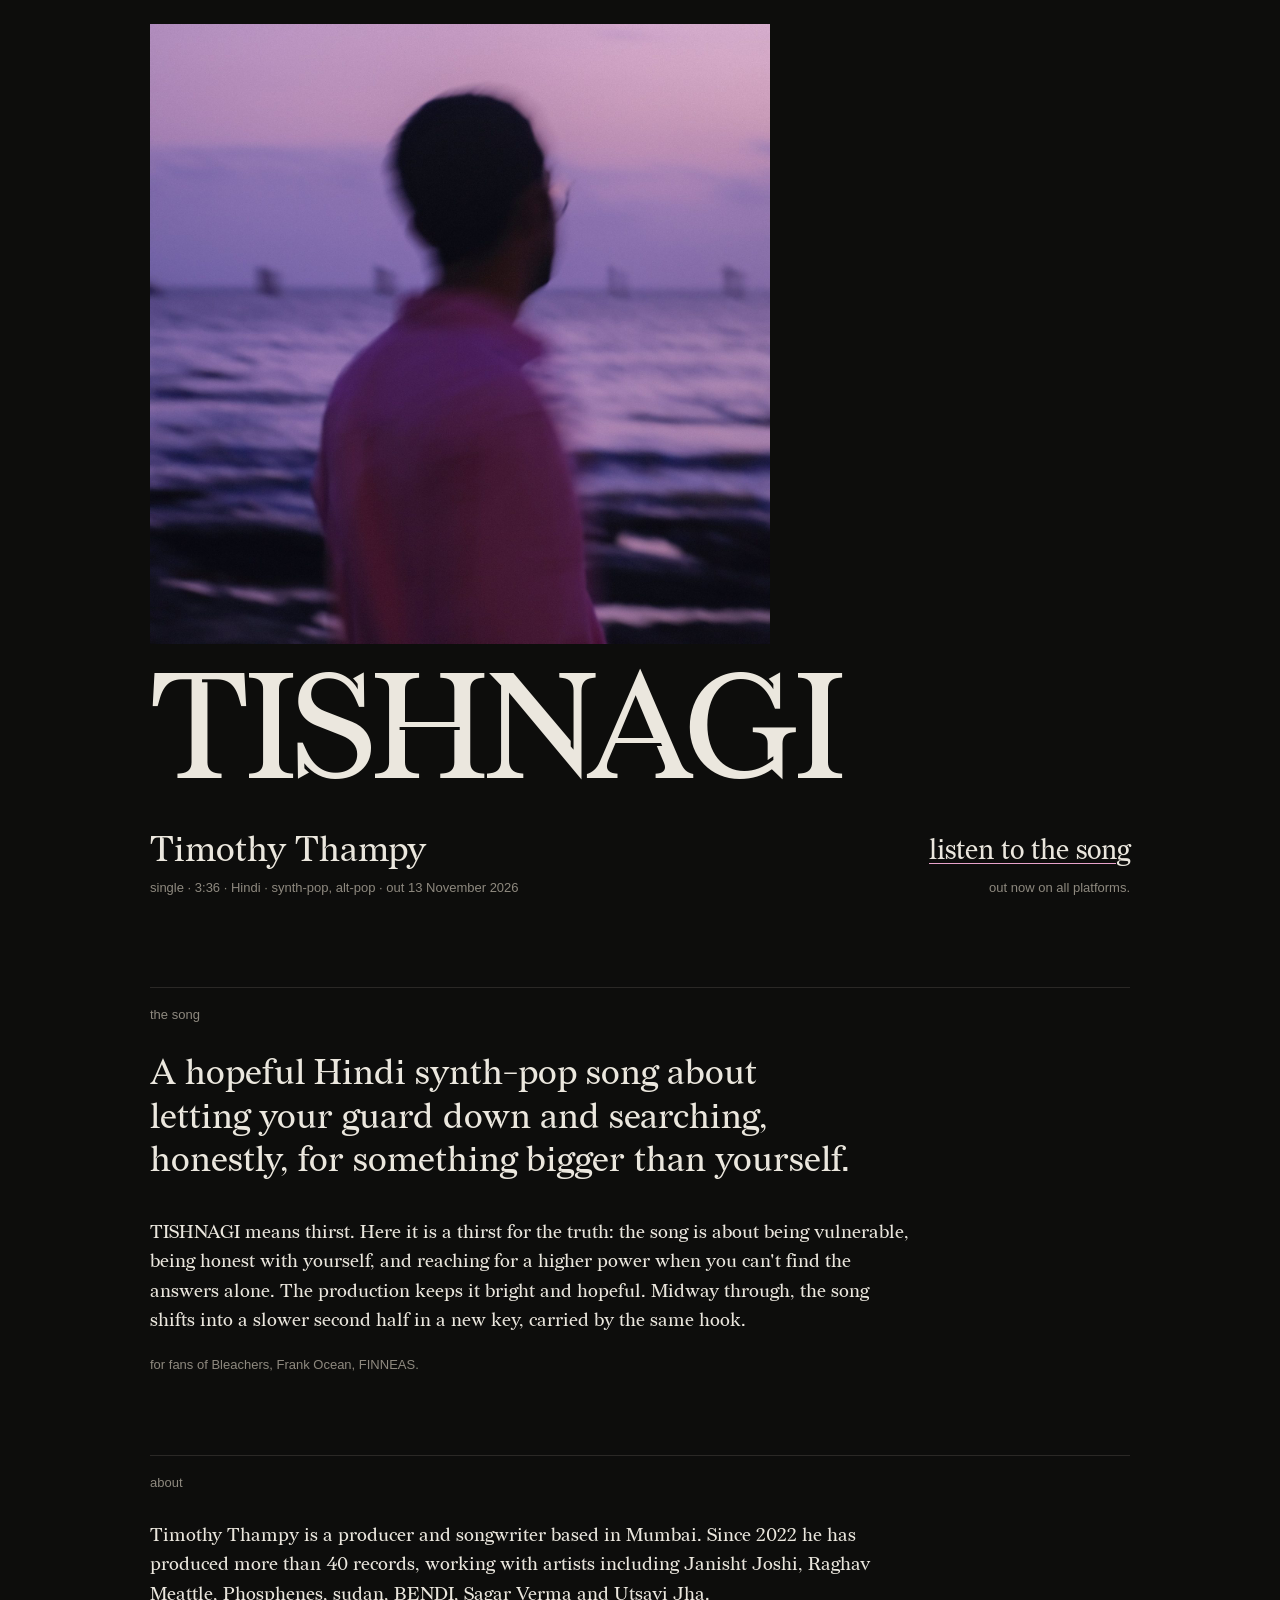
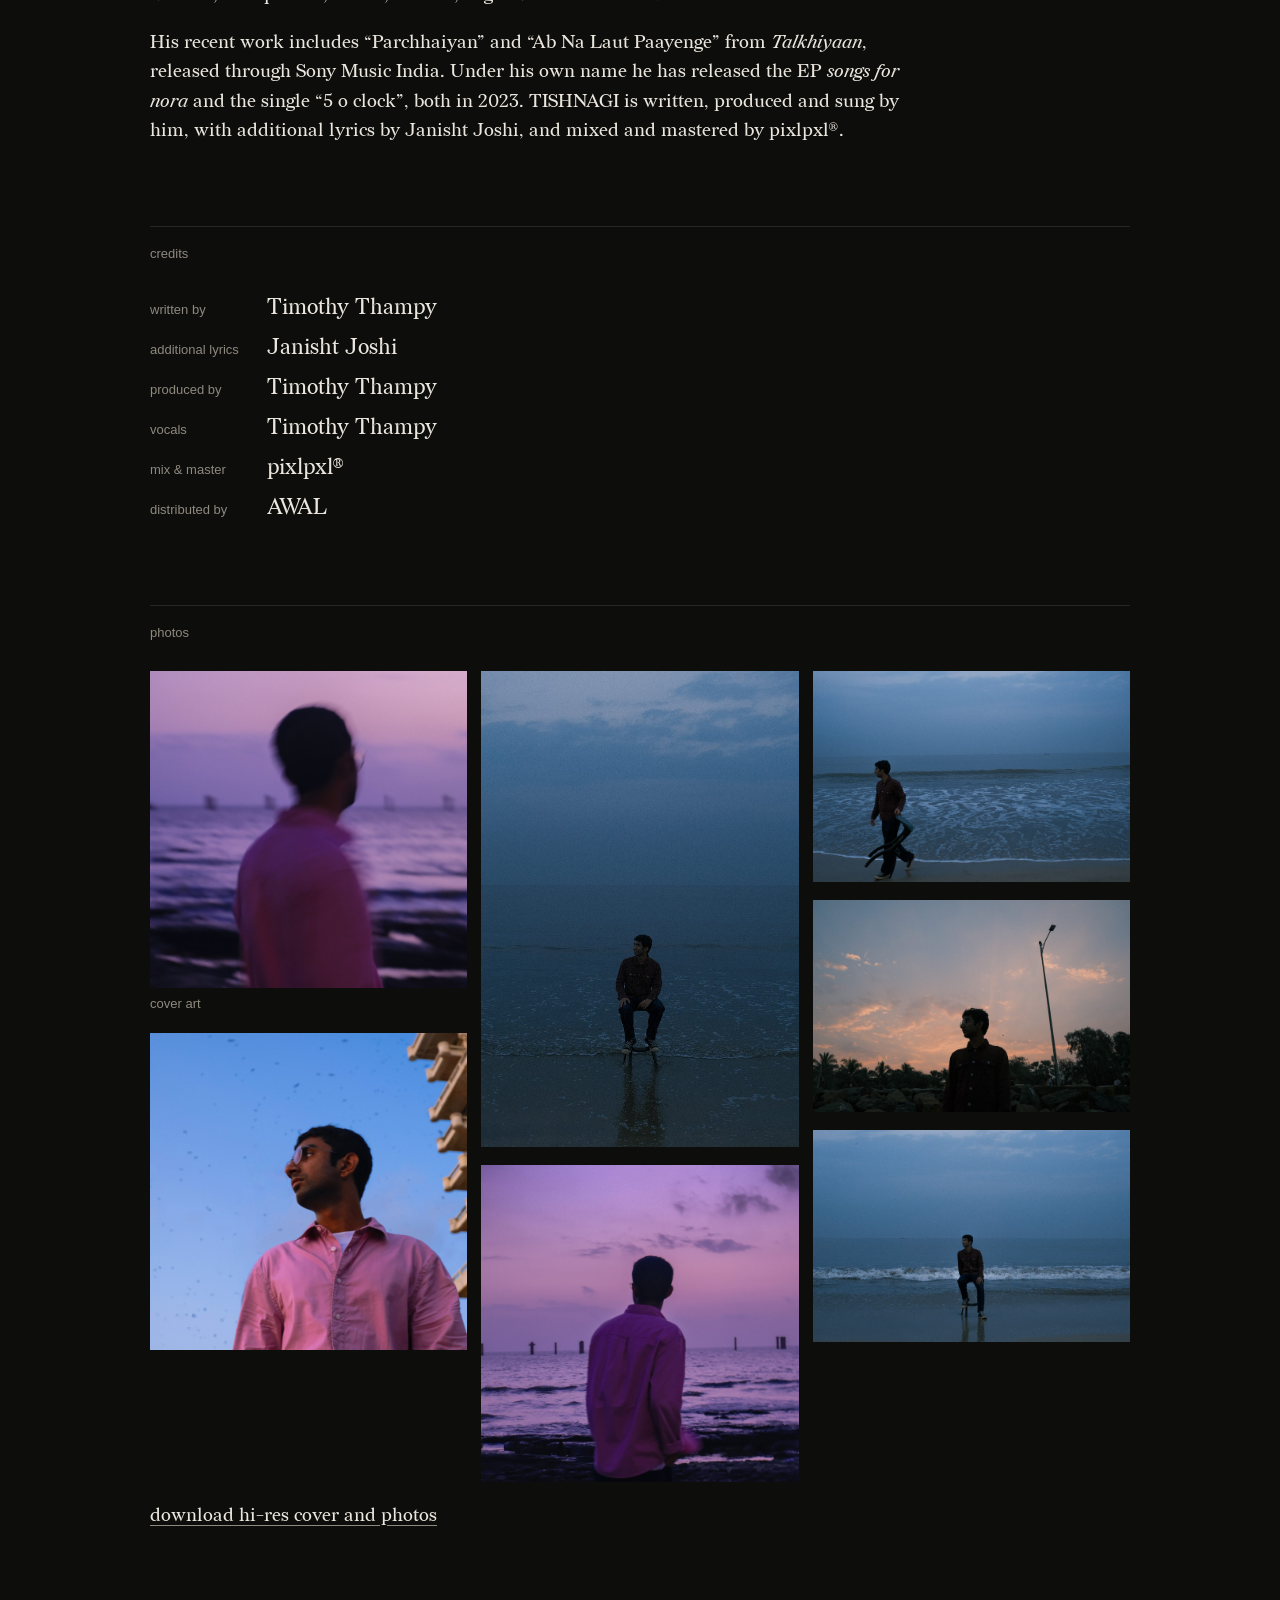
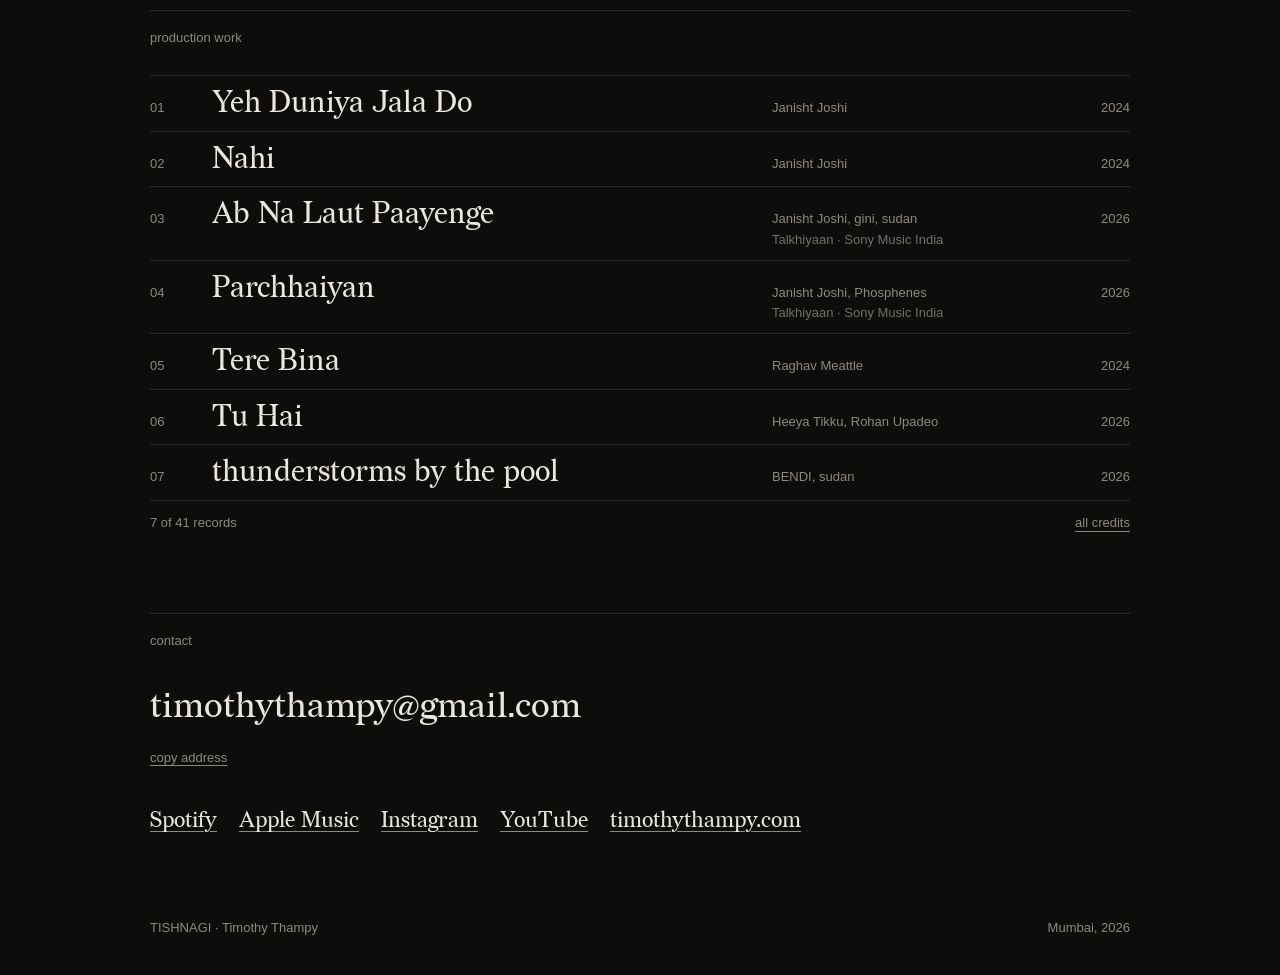
<file: tishnagi/index.html>
<!doctype html>
<html lang="en">
<head>
<meta charset="utf-8">
<meta name="viewport" content="width=device-width, initial-scale=1, viewport-fit=cover">
<meta name="robots" content="noindex">
<meta name="description" content="TISHNAGI, the new single from Timothy Thampy. Out now.">
<meta property="og:title" content="TISHNAGI · Timothy Thampy">
<meta property="og:description" content="New single, out now. Press kit and photos.">
<meta property="og:image" content="https://timothythampy.com/tishnagi/cover.jpg">
<meta property="og:url" content="https://timothythampy.com/tishnagi/">
<meta name="twitter:card" content="summary_large_image">
<title>TISHNAGI · Timothy Thampy</title>
<style>
@font-face { font-family: "R"; src: url(/assets/fonts/redaction-latin-400-normal.woff2) format("woff2"); font-display: swap; }
@font-face { font-family: "R"; src: url(/assets/fonts/redaction-latin-400-italic.woff2) format("woff2"); font-style: italic; font-display: swap; }

/* Layout: same world as timothythampy.com. Full-bleed cover with the title set over it,
   then a single reading column; section heads in the pixel cut of Redaction like the site's "liner notes". */
html { padding-top: env(safe-area-inset-top, 0px); padding-bottom: env(safe-area-inset-bottom, 0px); }
body { margin: 0; }
img { max-width: 100%; }
:root {
  --ink: #0d0d0c;
  --rule: #2a2826;
  --paper: #ebe7de;
  --dim: #8e897f;
  --dusk: #e8a3cb;
  --serif: "R", "Iowan Old Style", "Palatino Linotype", Georgia, serif;
  --sans: -apple-system, BlinkMacSystemFont, "Helvetica Neue", "Segoe UI", Arial, sans-serif;
  color-scheme: dark;
}
* { box-sizing: border-box; }
body { background: var(--ink); color: var(--paper); font-family: var(--serif); font-size: 19px; line-height: 1.55; -webkit-font-smoothing: antialiased; }
a { color: inherit; text-decoration-color: var(--dim); text-decoration-thickness: 1px; text-underline-offset: 4px; }
a:hover { color: var(--dusk); text-decoration-color: var(--dusk); }
a:focus-visible, button:focus-visible { outline: 1px solid var(--dusk); outline-offset: 4px; }
.mono { font-family: var(--sans); font-size: 13px; line-height: 1.6; color: var(--dim); }
.gut { padding-left: max(20px, env(safe-area-inset-left, 0px)); padding-right: max(20px, env(safe-area-inset-right, 0px)); }

/* hero: the cover as it is, square, with the title under it */
.hero { padding-block: 24px 0; }
.hero .cover { display: block; width: 100%; max-width: 620px; aspect-ratio: 1 / 1; height: auto; object-fit: cover; }
.hero h1 { margin: 22px 0 0; font-weight: 400; font-size: clamp(52px, 14vw, 150px); line-height: .9; letter-spacing: -.02em; }

.wrap { max-width: 980px; margin: 0 auto; }
.intro { display: grid; grid-template-columns: minmax(0, 1fr) auto; gap: 24px 40px; align-items: end; padding-block: 28px 8px; }
.byline { font-size: clamp(26px, 3.4vw, 36px); line-height: 1.1; margin: 0 0 8px; }
.spec { margin: 0; }
.listen { font-size: clamp(22px, 2.6vw, 28px); text-decoration-color: var(--dusk); white-space: nowrap; }
.listen-wrap { text-align: right; }
.listen-wrap .mono { margin: 6px 0 0; }

section { margin-top: 80px; padding-top: 18px; border-top: 1px solid var(--rule); }
h2 { font-family: var(--sans); font-weight: 500; font-size: 13px; line-height: 1.4; margin: 0 0 28px; color: var(--dim); }
.col { max-width: 40em; }
.col p { margin: 0 0 1em; }
.lede { font-size: clamp(26px, 3.3vw, 36px); line-height: 1.2; margin: 0 0 24px; text-wrap: balance; }

/* records list, as on the site */
.records { list-style: none; margin: 0; padding: 0; border-top: 1px solid var(--rule); }
.records li { border-bottom: 1px solid var(--rule); }
.records a { display: grid; grid-template-columns: 2.4em minmax(0, 1fr) minmax(0, 15em) 3em; gap: 4px 16px; align-items: baseline; padding: 10px 0; text-decoration: none; }
.records .n, .records .who, .records .yr { font-family: var(--sans); font-size: 13px; color: var(--dim); font-variant-numeric: tabular-nums; }
.records .yr { text-align: right; font-variant-numeric: tabular-nums; }
.records .t { font-size: clamp(22px, 2.7vw, 30px); line-height: 1.15; }
.records .who em { font-style: normal; display: block; color: var(--dim); opacity: .8; }
.records a:hover .t { color: var(--dusk); }
.more { display: flex; justify-content: space-between; gap: 16px; padding-top: 12px; }


dl.credits { margin: 0; display: grid; grid-template-columns: max-content minmax(0, 1fr); gap: 6px 28px; align-items: baseline; }
dl.credits dt { font-family: var(--sans); font-size: 13px; color: var(--dim); }
dl.credits dd { margin: 0; font-size: 22px; }

.sheet { columns: 3 220px; column-gap: 14px; }
.sheet figure { margin: 0 0 18px; break-inside: avoid; }
.sheet img { width: 100%; max-width: 100%; height: auto; display: block; }
.sheet figcaption { margin-top: 6px; }

.links { display: flex; flex-wrap: wrap; gap: 6px 22px; margin: 0; padding: 0; list-style: none; font-size: 22px; }
.email { font-size: clamp(24px, 3.4vw, 36px); user-select: all; overflow-wrap: anywhere; margin: 0 0 8px; }
.copy { font-family: var(--sans); font-size: 13px; color: var(--dim); background: none; border: 0; padding: 0; cursor: pointer; text-decoration: underline; text-underline-offset: 3px; }
.copy:hover { color: var(--dusk); }
footer { padding-block: 80px 36px; display: flex; justify-content: space-between; gap: 16px; flex-wrap: wrap; }

@media (max-width: 720px) {
  .intro { grid-template-columns: minmax(0, 1fr); }
  .listen-wrap { text-align: left; }
  .records a { grid-template-columns: 2em minmax(0, 1fr) 3em; }
  .records .who { grid-column: 2 / 4; grid-row: 2; }
  section { margin-top: 56px; }
}
</style>
</head>
<body>


<header class="hero gut">
  <div class="wrap">
    <img class="cover" src="/tishnagi/cover.jpg" width="1600" height="1600" alt="TISHNAGI cover art: a blurred figure in a pink shirt looking out at the sea at dusk.">
    <h1>TISHNAGI</h1>
  </div>
</header>

<main class="gut">
  <div class="wrap">
    <div class="intro">
      <div>
        <p class="byline">Timothy Thampy</p>
        <p class="spec mono">single · 3:36 · Hindi · synth-pop, alt-pop · out 13 November 2026</p>
      </div>
      <div class="listen-wrap">
        <a class="listen" href="/listen/tishnagi/">listen to the song</a>
        <p class="mono">out now on all platforms.</p>
      </div>
    </div>

    <section id="song">
      <h2>the song</h2>
      <div class="col">
        <p class="lede">A hopeful Hindi synth-pop song about letting your guard down and searching, honestly, for something bigger than yourself.</p>
        <p>TISHNAGI means thirst. Here it is a thirst for the truth: the song is about being vulnerable, being honest with yourself, and reaching for a higher power when you can't find the answers alone. The production keeps it bright and hopeful. Midway through, the song shifts into a slower second half in a new key, carried by the same hook.</p>
        <p class="mono">for fans of Bleachers, Frank Ocean, FINNEAS.</p>
      </div>
    </section>

    <section id="artist">
      <h2>about</h2>
      <div class="col">
        <p>Timothy Thampy is a producer and songwriter based in Mumbai. Since 2022 he has produced more than 40 records, working with artists including Janisht Joshi, Raghav Meattle, Phosphenes, sudan, BENDI, Sagar Verma and Utsavi Jha.</p>
        <p>His recent work includes “Parchhaiyan” and “Ab Na Laut Paayenge” from <em>Talkhiyaan</em>, released through Sony Music India. Under his own name he has released the EP <em>songs for nora</em> and the single “5 o clock”, both in 2023. TISHNAGI is written, produced and sung by him, with additional lyrics by Janisht Joshi, and mixed and mastered by pixlpxl®.</p>
      </div>
    </section>

    <section id="credits">
      <h2>credits</h2>
      <dl class="credits">
        <dt>written by</dt><dd>Timothy Thampy</dd>
        <dt>additional lyrics</dt><dd>Janisht Joshi</dd>
        <dt>produced by</dt><dd>Timothy Thampy</dd>
        <dt>vocals</dt><dd>Timothy Thampy</dd>
        <dt>mix &amp; master</dt><dd>pixlpxl®</dd>
        <dt>distributed by</dt><dd>AWAL</dd>
      </dl>
    </section>

    <section id="photos">
      <h2>photos</h2>
      <div class="sheet">
        <figure><img src="/tishnagi/cover.jpg" alt="TISHNAGI cover art"><figcaption class="mono">cover art</figcaption></figure>
        <figure><img loading="lazy" src="/tishnagi/photo-01.jpg" alt="Timothy Thampy, portrait in daylight"></figure>
        <figure><img loading="lazy" src="/tishnagi/photo-03.jpg" alt="Timothy Thampy seated on a chair in the shallows at blue hour"></figure>
        <figure><img loading="lazy" src="/tishnagi/photo-02.jpg" alt="Timothy Thampy from behind at the shore, pink dusk"></figure>
        <figure><img loading="lazy" src="/tishnagi/photo-04.jpg" alt="Timothy Thampy carrying a chair along the waterline"></figure>
        <figure><img loading="lazy" src="/tishnagi/photo-05.jpg" alt="Timothy Thampy in profile at sunset"></figure>
        <figure><img loading="lazy" src="/tishnagi/photo-06.jpg" alt="Timothy Thampy standing by a chair in the sea, wide"></figure>
      </div>
      <p><a href="https://drive.google.com/drive/folders/1ctH3BjYp4IrgeAWF57eKfSchCIp0uSho" target="_blank" rel="noopener">download hi-res cover and photos</a></p>
    </section>

    <section id="produced">
      <h2>production work</h2>
      <ol class="records">
        <li><a href="https://open.spotify.com/track/15Z1xuTPQjErBcsaFpunGg" target="_blank" rel="noopener"><span class="n">01</span><span class="t">Yeh Duniya Jala Do</span><span class="who">Janisht Joshi</span><span class="yr">2024</span></a></li>
        <li><a href="https://open.spotify.com/track/0blM9YkjL82jrhF8sd9pup" target="_blank" rel="noopener"><span class="n">02</span><span class="t">Nahi</span><span class="who">Janisht Joshi</span><span class="yr">2024</span></a></li>
        <li><a href="https://open.spotify.com/track/5nBvkAMnwgWb2yUTNFkQfI" target="_blank" rel="noopener"><span class="n">03</span><span class="t">Ab Na Laut Paayenge</span><span class="who">Janisht Joshi, gini, sudan<em>Talkhiyaan · Sony Music India</em></span><span class="yr">2026</span></a></li>
        <li><a href="https://open.spotify.com/track/2PvoucU5Pm9SeLN9neuJpX" target="_blank" rel="noopener"><span class="n">04</span><span class="t">Parchhaiyan</span><span class="who">Janisht Joshi, Phosphenes<em>Talkhiyaan · Sony Music India</em></span><span class="yr">2026</span></a></li>
        <li><a href="https://open.spotify.com/track/4kJ6jb1QL8vQbkwhNZFsLQ" target="_blank" rel="noopener"><span class="n">05</span><span class="t">Tere Bina</span><span class="who">Raghav Meattle</span><span class="yr">2024</span></a></li>
        <li><a href="https://open.spotify.com/track/0FXMgqU9FgWTPO7HikTmPB" target="_blank" rel="noopener"><span class="n">06</span><span class="t">Tu Hai</span><span class="who">Heeya Tikku, Rohan Upadeo</span><span class="yr">2026</span></a></li>
        <li><a href="https://open.spotify.com/track/7JhBRChdbGS6sJVpNpRYFQ" target="_blank" rel="noopener"><span class="n">07</span><span class="t">thunderstorms by the pool</span><span class="who">BENDI, sudan</span><span class="yr">2026</span></a></li>
      </ol>
      <div class="more mono"><span>7 of 41 records</span><a href="https://timothythampy.com/credits.html" target="_blank" rel="noopener">all credits</a></div>
    </section>

    <section id="contact">
      <h2>contact</h2>
      <p class="email" id="email">timothythampy@gmail.com</p>
      <button class="copy" id="copy-email" type="button">copy address</button>
      <ul class="links" style="margin-top: 32px">
        <li><a href="https://open.spotify.com/artist/516N84Zm8jTFBAIDSK3uLK" target="_blank" rel="noopener">Spotify</a></li>
        <li><a href="https://music.apple.com/us/artist/timothy-thampy/1651133962" target="_blank" rel="noopener">Apple Music</a></li>
        <li><a href="https://www.instagram.com/timothythampy/" target="_blank" rel="noopener">Instagram</a></li>
        <li><a href="https://www.youtube.com/@timothythampy" target="_blank" rel="noopener">YouTube</a></li>
        <li><a href="https://timothythampy.com" target="_blank" rel="noopener">timothythampy.com</a></li>
      </ul>
    </section>

    <footer class="mono"><span>TISHNAGI · Timothy Thampy</span><span>Mumbai, 2026</span></footer>
  </div>
</main>

<script>
(function () {
  var btn = document.getElementById('copy-email'), el = document.getElementById('email');
  function sel() { var r = document.createRange(); r.selectNodeContents(el); var s = window.getSelection(); s.removeAllRanges(); s.addRange(r); btn.textContent = 'selected'; }
  btn.addEventListener('click', function () {
    try { navigator.clipboard.writeText(el.textContent.trim()).then(function () { btn.textContent = 'copied'; setTimeout(function () { btn.textContent = 'copy address'; }, 1800); }, sel); }
    catch (e) { sel(); }
  });
})();
</script>

</body>
</html>
</file>
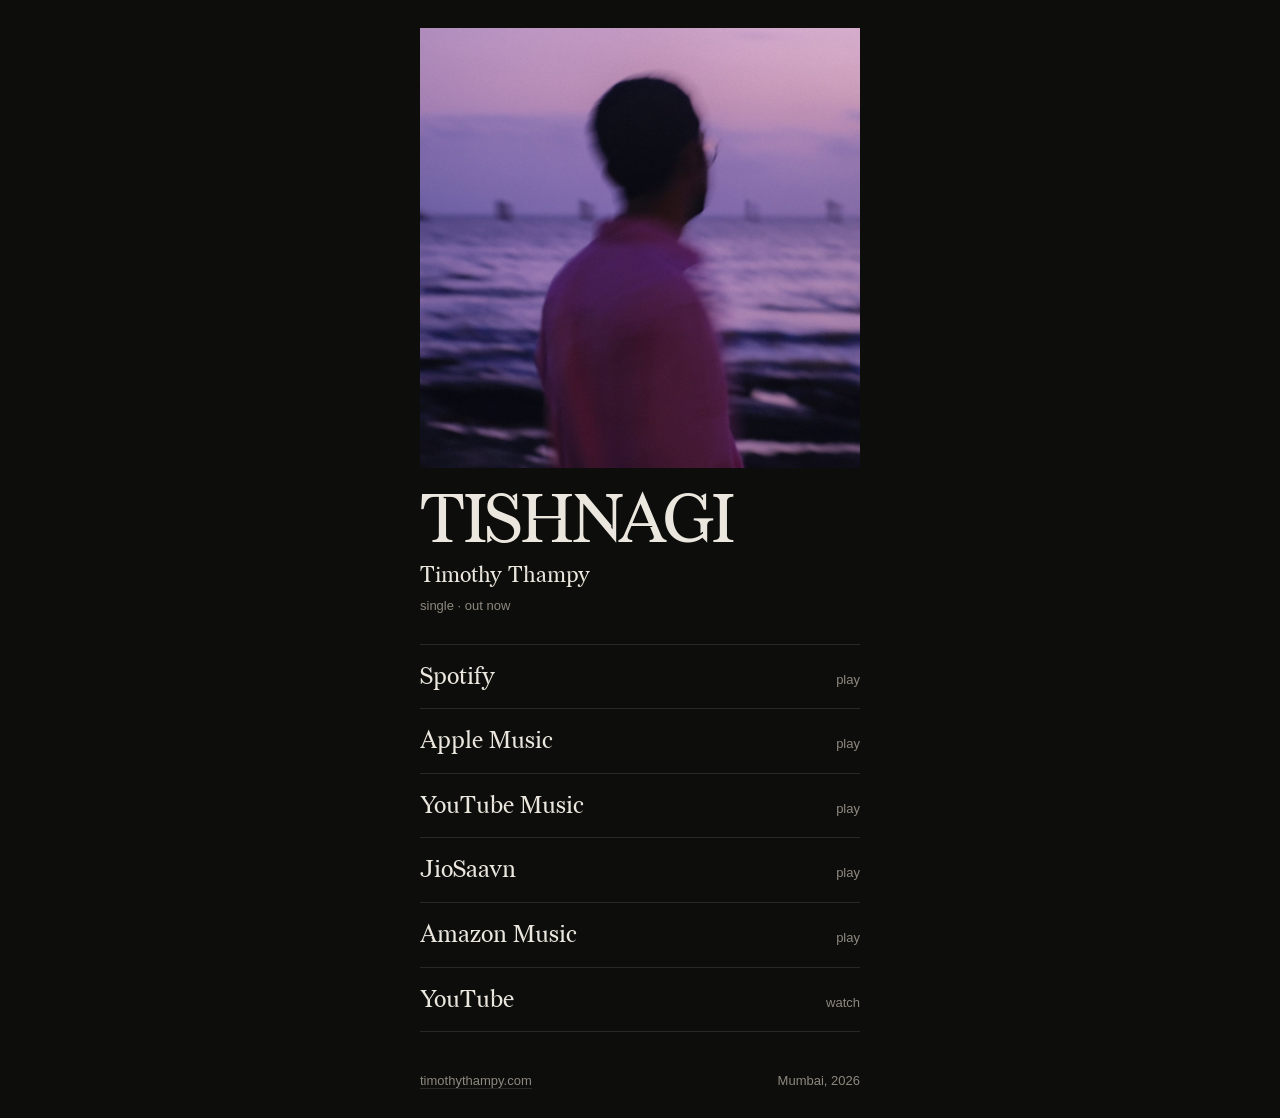
<file: listen/tishnagi/index.html>
<!doctype html>
<html lang="en">
<head>
<meta charset="utf-8">
<meta name="viewport" content="width=device-width, initial-scale=1, viewport-fit=cover">
<title>TISHNAGI · Timothy Thampy</title>
<meta name="description" content="Listen to TISHNAGI by Timothy Thampy on Spotify, Apple Music, YouTube Music, JioSaavn, Amazon Music and YouTube.">
<meta property="og:type" content="music.song">
<meta property="og:title" content="TISHNAGI · Timothy Thampy">
<meta property="og:description" content="Out now. Listen on your favourite platform.">
<meta property="og:image" content="https://timothythampy.com/tishnagi/cover.jpg">
<meta property="og:image:width" content="1600">
<meta property="og:image:height" content="1600">
<meta property="og:url" content="https://timothythampy.com/listen/tishnagi/">
<meta name="twitter:card" content="summary_large_image">
<meta name="theme-color" content="#0d0d0c">
<link rel="canonical" href="https://timothythampy.com/listen/tishnagi/">
<link rel="icon" href="../../assets/favicon.svg" type="image/svg+xml">
<link rel="preload" href="../../assets/fonts/redaction-latin-400-normal.woff2" as="font" type="font/woff2" crossorigin>
<style>
@font-face { font-family: "R"; src: url(../../assets/fonts/redaction-latin-400-normal.woff2) format("woff2"); font-display: swap; }
:root {
  --ink: #0d0d0c;
  --rule: #2a2826;
  --paper: #ebe7de;
  --dim: #8e897f;
  --dusk: #e8a3cb;
  --serif: "R", "Iowan Old Style", "Palatino Linotype", Georgia, serif;
  --sans: -apple-system, BlinkMacSystemFont, "Helvetica Neue", "Segoe UI", Arial, sans-serif;
  color-scheme: dark;
}
* { box-sizing: border-box; }
html, body { margin: 0; }
body {
  background: var(--ink); color: var(--paper); font-family: var(--serif); font-size: 19px; line-height: 1.4;
  -webkit-font-smoothing: antialiased; min-height: 100vh; min-height: 100dvh;
  padding: max(28px, env(safe-area-inset-top)) max(20px, env(safe-area-inset-right)) max(28px, env(safe-area-inset-bottom)) max(20px, env(safe-area-inset-left));
  display: flex; justify-content: center;
}
main { width: 100%; max-width: 440px; display: flex; flex-direction: column; }
a { color: inherit; }
a:focus-visible { outline: 1px solid var(--dusk); outline-offset: 4px; }

.cover { display: block; width: 100%; aspect-ratio: 1; height: auto; object-fit: cover; background: #1a1918; }
h1 { margin: 22px 0 0; font-weight: 400; font-size: clamp(48px, 15vw, 68px); line-height: .95; letter-spacing: -.02em; }
.by { margin: 6px 0 0; font-size: 22px; }
.by a { text-decoration: none; }
.by a:hover { color: var(--dusk); }
.note { margin: 6px 0 0; font-family: var(--sans); font-size: 13px; color: var(--dim); }

.dsps { list-style: none; margin: 28px 0 0; padding: 0; border-top: 1px solid var(--rule); }
.dsps li { border-bottom: 1px solid var(--rule); }
.dsps a { display: flex; justify-content: space-between; align-items: baseline; gap: 16px; padding: 15px 0; text-decoration: none; font-size: 24px; }
.dsps a span { font-family: var(--sans); font-size: 13px; color: var(--dim); }
.dsps a:hover, .dsps a:focus-visible { color: var(--dusk); }
.dsps a:hover span, .dsps a:focus-visible span { color: var(--dusk); }

footer { margin-top: auto; padding-top: 40px; display: flex; justify-content: space-between; gap: 16px; font-family: var(--sans); font-size: 13px; color: var(--dim); }
footer a { text-decoration-color: var(--rule); text-underline-offset: 3px; }
footer a:hover { color: var(--dusk); }
</style>
</head>
<body>
<main>
  <img class="cover" src="../../tishnagi/cover.jpg" width="1600" height="1600" alt="TISHNAGI cover art: a blurred figure in a pink shirt looking out at the sea at dusk.">
  <h1>TISHNAGI</h1>
  <p class="by"><a href="../../">Timothy Thampy</a></p>
  <p class="note">single · out now</p>

  <ul class="dsps" aria-label="listen on">
    <li><a href="https://open.spotify.com/track/3d4bsiodatz0XftiWZ8Ddx">Spotify <span>play</span></a></li>
    <li><a href="https://music.apple.com/in/album/tishnagi/6822742360?i=6822742368">Apple Music <span>play</span></a></li>
    <li><a href="https://music.youtube.com/watch?v=4AjNUYWNaFA">YouTube Music <span>play</span></a></li>
    <li><a href="https://www.jiosaavn.com/song/tishnagi/NB4acENzYkQ">JioSaavn <span>play</span></a></li>
    <li><a href="https://music.amazon.com/albums/B0HN2GW2TF?trackAsin=B0HN2B4H8V">Amazon Music <span>play</span></a></li>
    <li><a href="https://www.youtube.com/watch?v=4AjNUYWNaFA">YouTube <span>watch</span></a></li>
  </ul>

  <footer><a href="../../">timothythampy.com</a><span>Mumbai, 2026</span></footer>
</main>
</body>
</html>
</file>
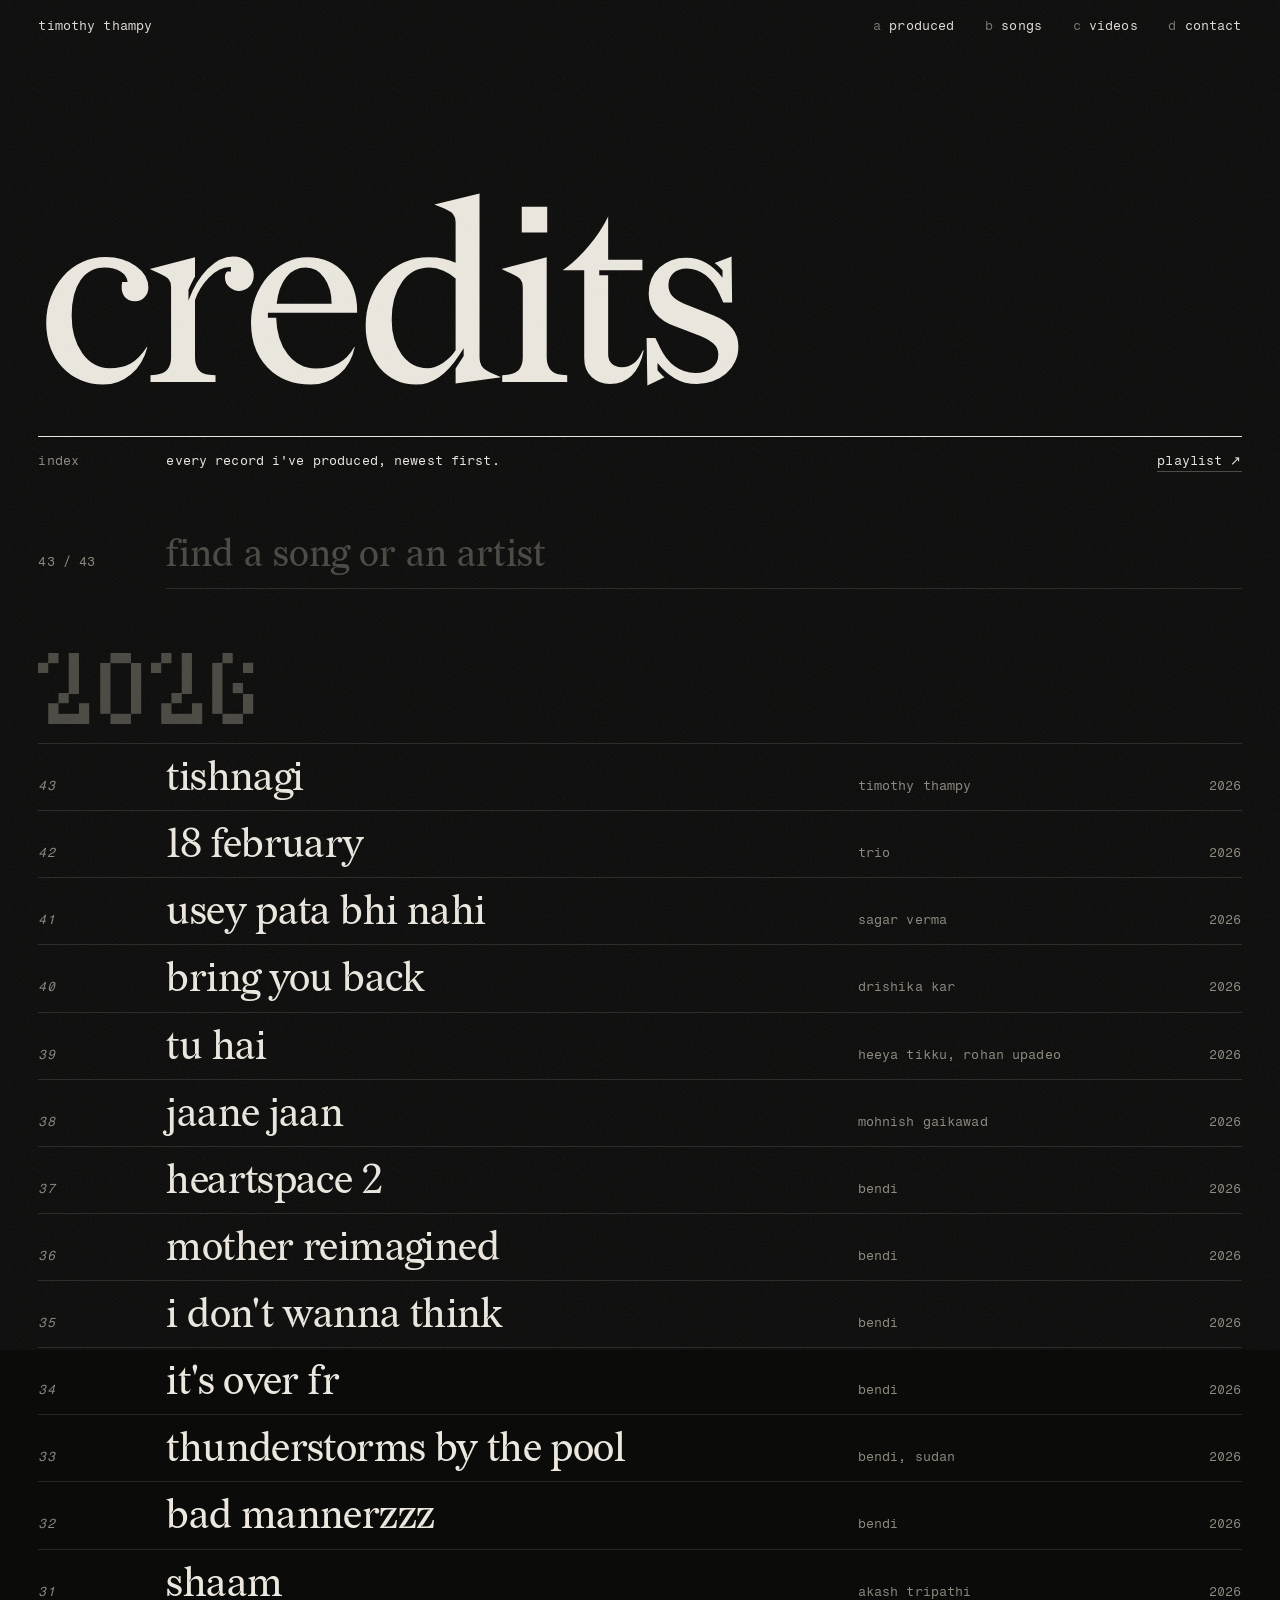
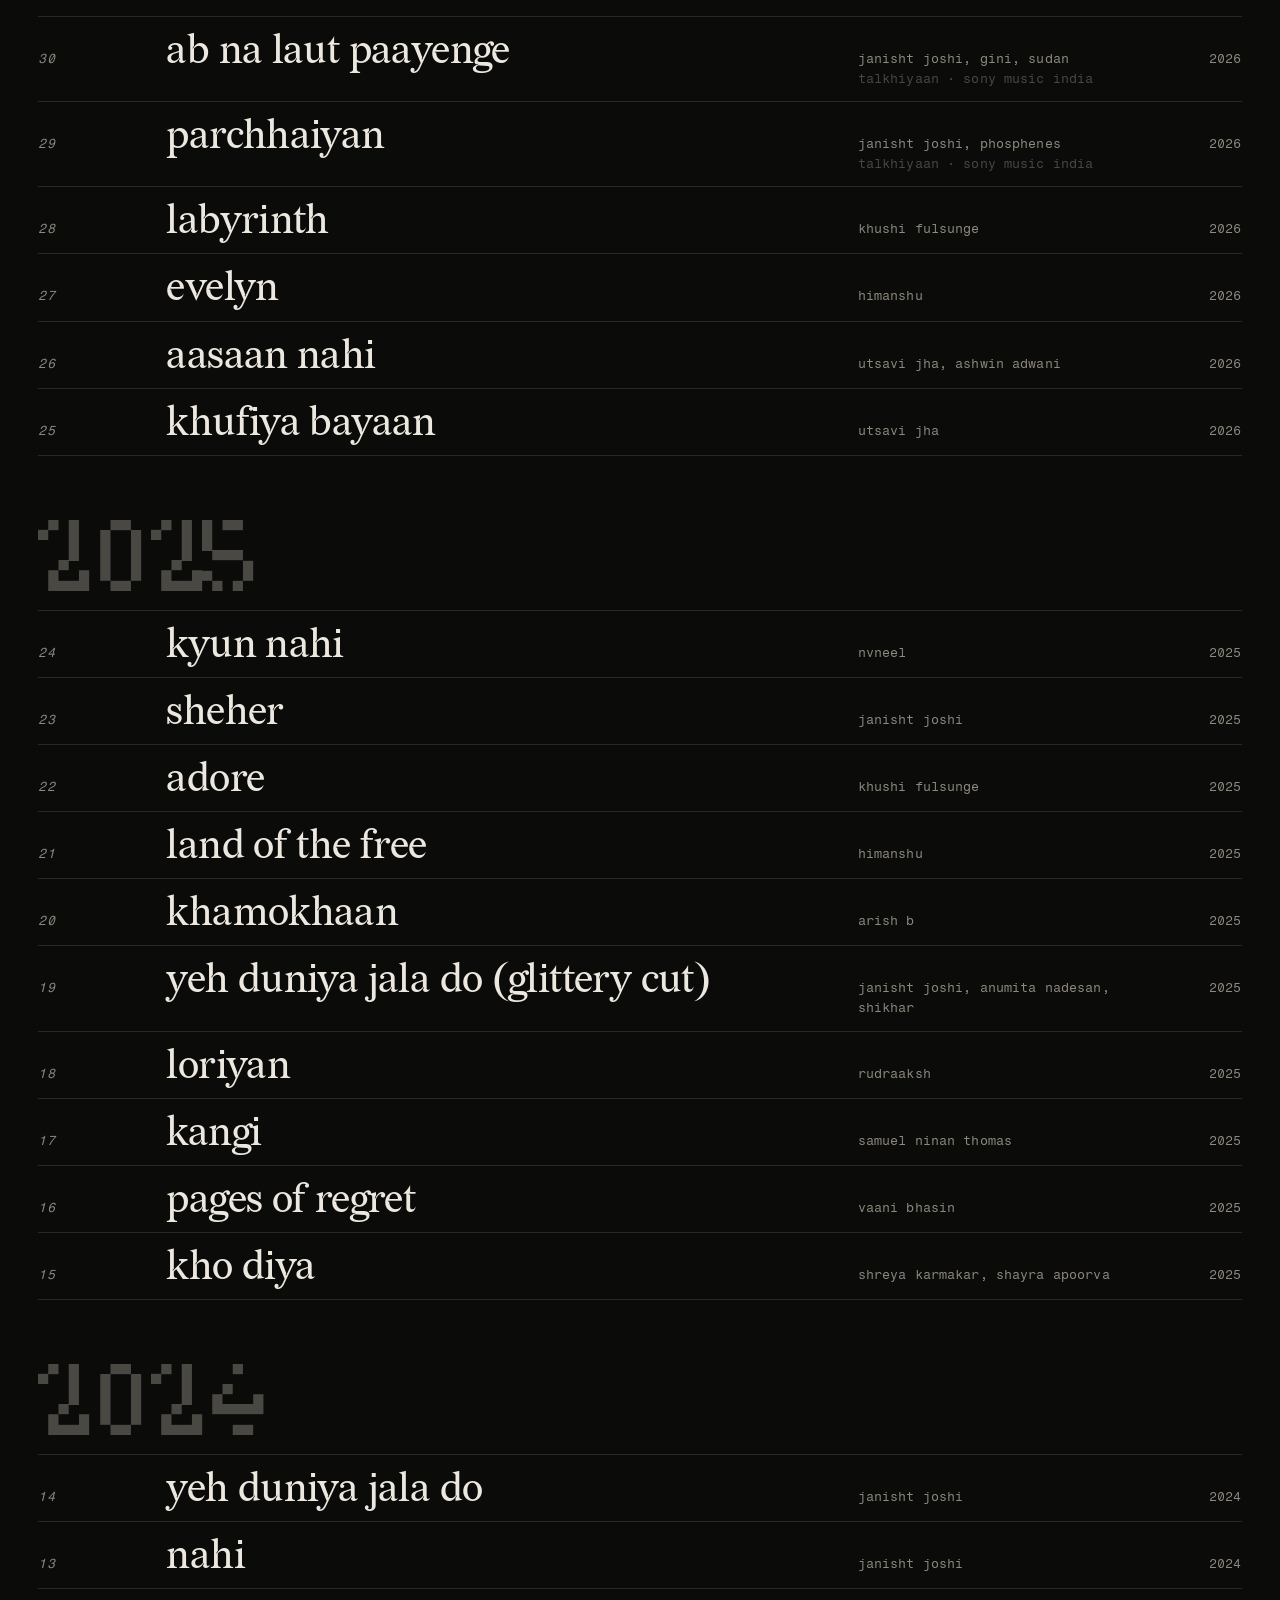
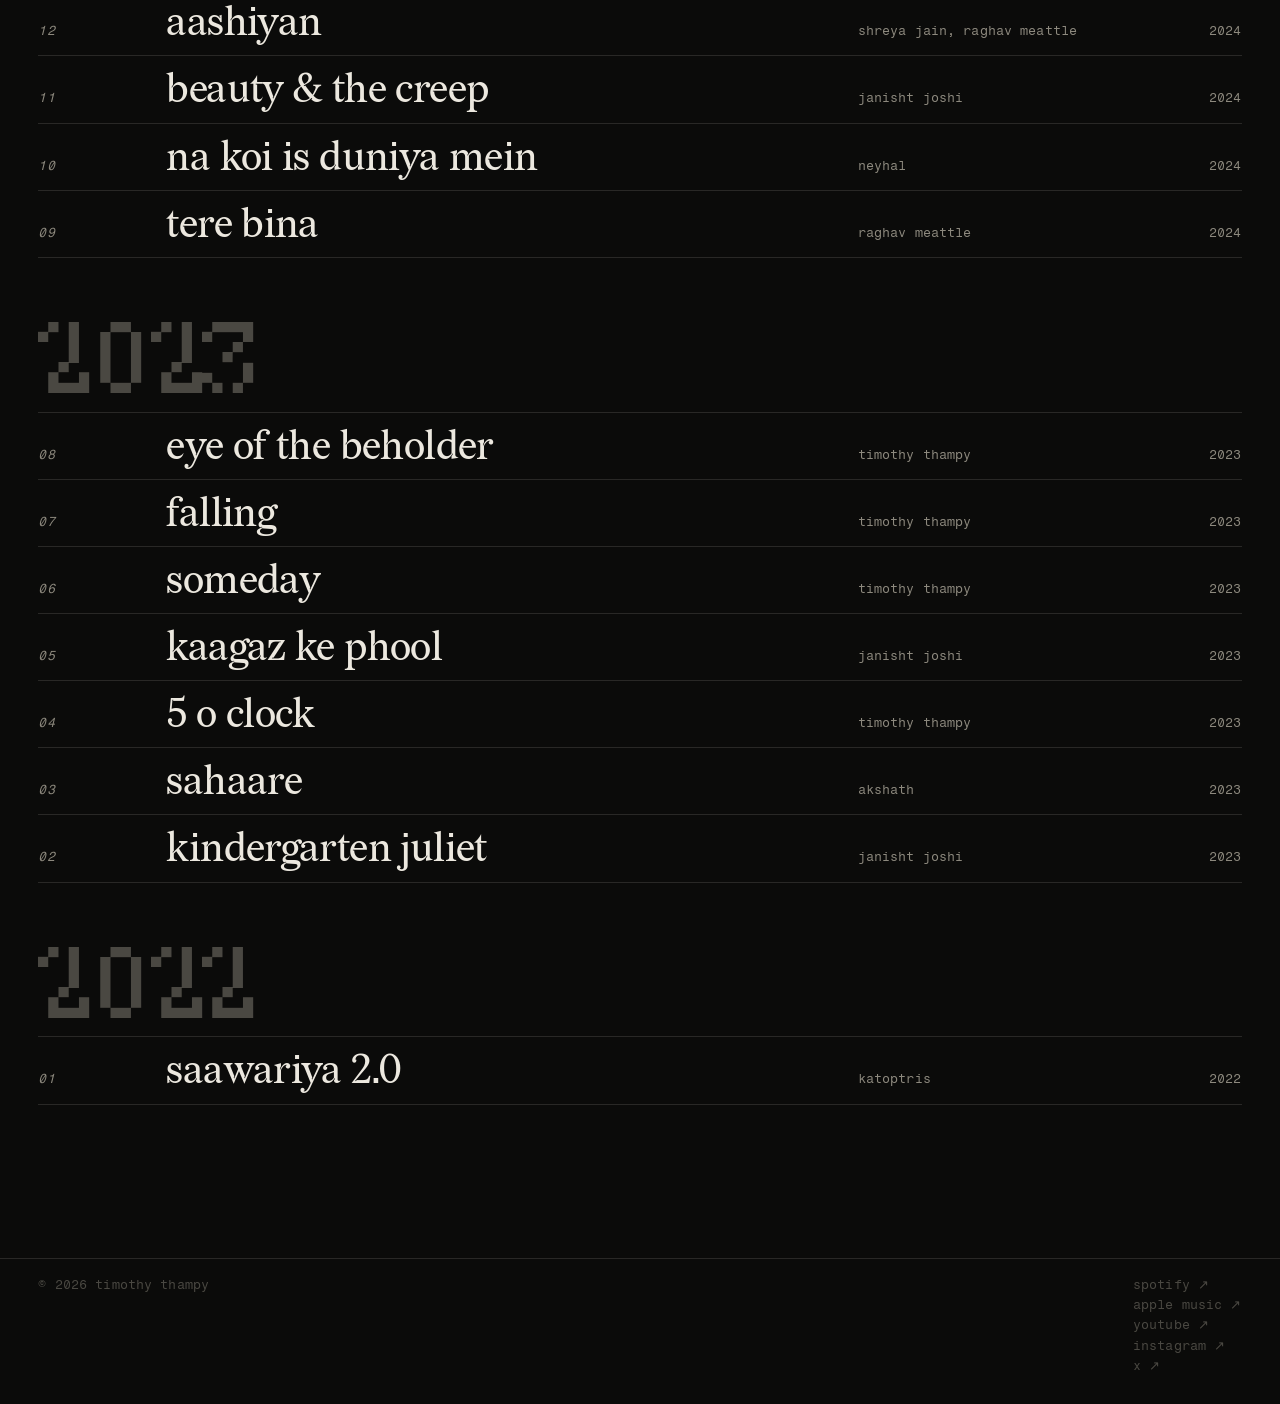
<file: credits.html>
<!doctype html>
<html lang="en">
<head>
  <meta charset="utf-8">
  <meta name="viewport" content="width=device-width, initial-scale=1">
  <title>credits — timothy thampy</title>
  <meta name="description" content="Every record produced by Timothy Thampy.">
  <meta name="theme-color" content="#0b0b0a">
  <link rel="icon" href="assets/favicon.svg" type="image/svg+xml">
  <link rel="preload" href="assets/fonts/redaction-latin-400-normal.woff2" as="font" type="font/woff2" crossorigin>
  <link rel="preload" href="assets/fonts/redaction-100-latin-400-normal.woff2" as="font" type="font/woff2" crossorigin>
  <link rel="preload" href="assets/fonts/fragment-mono-latin-400-normal.woff2" as="font" type="font/woff2" crossorigin>
  <link rel="stylesheet" href="assets/style.css">
</head>
<body>
  <header class="bar">
    <a class="bar-name" href="index.html">timothy thampy</a>
    <nav aria-label="sections">
      <ol>
        <li><a href="index.html#work" data-k="a">produced</a></li>
        <li><a href="index.html#songs" data-k="b">songs</a></li>
        <li><a href="index.html#videos" data-k="c">videos</a></li>
        <li><a href="index.html#contact" data-k="d">contact</a></li>
      </ol>
    </nav>
  </header>

  <main>
    <div class="page-top">
      <h1 class="resolve fit" data-max="260" data-delay="150">credits</h1>
      <p class="sub">
        <span class="label">index</span>
        <span>every record i've produced, newest first.</span>
        <a href="https://open.spotify.com/playlist/4IcAhkflAIH94HQIM6VDLl" target="_blank" rel="noopener">playlist ↗</a>
      </p>
    </div>
    <label class="search-wrap">
      <span class="label"><span class="shown-count"></span> / <span class="credit-count"></span></span>
      <input class="search" id="credits-search" type="search" placeholder="find a song or an artist" autocomplete="off">
    </label>
    <ol class="credits tracks" id="credits-list"></ol>
  </main>

  <footer class="foot">
    <span>© <span class="year-now">2026</span> timothy thampy</span>
    <ul class="links"></ul>
  </footer>

  <div class="ghost" aria-hidden="true"><img alt=""></div>

  <div class="player" hidden>
    <div class="player-top"><span class="player-title"></span><button class="player-close">close ×</button></div>
    <iframe title="spotify player" allow="autoplay; clipboard-write; encrypted-media"></iframe>
  </div>

  <script src="assets/config.js"></script>
  <script src="assets/credits-data.js"></script>
  <script src="assets/site.js"></script>
</body>
</html>
</file>
<file: assets/style.css>
/*
  timothy thampy
  idea: things come into focus. type is set in Redaction, which ships in
  degraded cuts (100 → 50 → 20 → clean). headings resolve as they arrive,
  and in a tracklist the row you point at stays sharp while the rest blur.
*/

@font-face { font-family: "R"; src: url(fonts/redaction-latin-400-normal.woff2) format("woff2"); font-display: swap; }
@font-face { font-family: "R"; src: url(fonts/redaction-latin-400-italic.woff2) format("woff2"); font-style: italic; font-display: swap; }
@font-face { font-family: "R20"; src: url(fonts/redaction-20-latin-400-normal.woff2) format("woff2"); font-display: swap; }
@font-face { font-family: "R50"; src: url(fonts/redaction-50-latin-400-normal.woff2) format("woff2"); font-display: swap; }
@font-face { font-family: "R100"; src: url(fonts/redaction-100-latin-400-normal.woff2) format("woff2"); font-display: swap; }
@font-face { font-family: "Mono"; src: url(fonts/fragment-mono-latin-400-normal.woff2) format("woff2"); font-display: swap; }

:root {
  --ink: #0b0b0a;
  --ink-2: #151513;
  --paper: #ece8df;
  --dim: #8d897e;
  --faint: #4a4842;
  --rule: rgba(236, 232, 223, 0.13);
  --accent: #e8a3cb; /* set from mumbai time in site.js */
  --serif: "R", "Iowan Old Style", Georgia, serif;
  --mono: "Mono", ui-monospace, "SF Mono", Menlo, monospace;
  --gutter: clamp(16px, 3vw, 40px);
  color-scheme: dark;
}

* { box-sizing: border-box; }
html { -webkit-text-size-adjust: 100%; }
body {
  margin: 0;
  background: var(--ink);
  color: var(--paper);
  font: 400 13px/1.55 var(--mono);
  letter-spacing: 0.01em;
  text-transform: lowercase;
  -webkit-font-smoothing: antialiased;
}
img { display: block; max-width: 100%; }
/* Titles written with capitals (TISHNAGI) keep them; everything else is lowercase. */
.as-is { text-transform: none; }
a { color: inherit; text-decoration: none; }
ol, ul { list-style: none; margin: 0; padding: 0; }
button { font: inherit; color: inherit; background: none; border: 0; padding: 0; cursor: pointer; text-align: left; text-transform: inherit; letter-spacing: inherit; }
::selection { background: var(--accent); color: var(--ink); }
:focus-visible { outline: 1px dashed var(--accent); outline-offset: 3px; }

/* the degraded cuts, swapped in by site.js */
[data-f="100"] { font-family: "R100", var(--serif) !important; }
[data-f="50"] { font-family: "R50", var(--serif) !important; }
[data-f="20"] { font-family: "R20", var(--serif) !important; }

/* film grain over everything */
body::after {
  content: ""; position: fixed; inset: -50%; z-index: 90; pointer-events: none;
  background-image: url("data:image/svg+xml,%3Csvg xmlns='http://www.w3.org/2000/svg' width='180' height='180'%3E%3Cfilter id='n'%3E%3CfeTurbulence type='fractalNoise' baseFrequency='.9' numOctaves='2' stitchTiles='stitch'/%3E%3C/filter%3E%3Crect width='100%25' height='100%25' filter='url(%23n)'/%3E%3C/svg%3E");
  opacity: 0.075;
  animation: grain 0.9s steps(4) infinite;
}
@keyframes grain {
  0% { transform: translate(0, 0); } 25% { transform: translate(-3%, 2%); }
  50% { transform: translate(2%, -3%); } 75% { transform: translate(-2%, -1%); }
}

/* pictures pull focus as they arrive */
.pull { filter: blur(18px); opacity: 0.4; transition: filter 1.4s cubic-bezier(0.2, 0.6, 0.2, 1), opacity 1.4s; }
.pull.in-focus { filter: none; opacity: 1; }

.label { color: var(--dim); }
.accent { color: var(--accent); }

/* ---------- top bar (inverts against whatever is under it) ---------- */
.bar {
  position: fixed; inset: 0 0 auto; z-index: 40;
  display: grid; grid-template-columns: 1fr auto; align-items: baseline;
  padding: 16px var(--gutter);
  mix-blend-mode: difference; color: #ece8df;
}
.bar-name { opacity: 0; transform: translateY(-4px); transition: opacity 0.4s, transform 0.4s; }
.bar.past-hero .bar-name { opacity: 1; transform: none; }
.bar nav ol { display: flex; gap: clamp(14px, 2.4vw, 32px); }
.bar nav a { position: relative; }
.bar nav a::before { content: attr(data-k) " "; opacity: 0.5; }
.bar nav a:hover { text-decoration: underline; text-underline-offset: 4px; }

/* ---------- hero ---------- */
.hero {
  position: relative; height: 100svh; grid-template-columns: minmax(0, 1fr); min-height: 560px; overflow: hidden;
  display: grid; grid-template-rows: 1fr auto; padding: 0 var(--gutter) clamp(18px, 3vh, 32px);
}
.hero-photo { position: absolute; inset: 0; width: 100%; height: 100%; object-fit: cover; object-position: 50% 45%; }
.hero::after { content: ""; position: absolute; inset: auto 0 0; height: 30%; background: linear-gradient(transparent, var(--ink)); pointer-events: none; }
.hero-name {
  position: relative; z-index: 2; grid-row: 2; margin: 0;
  font: 400 15vw/0.8 var(--serif); letter-spacing: -0.035em;
  mix-blend-mode: difference; color: #ece8df; white-space: nowrap; width: max-content;
}
.hero-meta {
  position: relative; z-index: 2; grid-row: 1; align-self: end; justify-self: end;
  display: grid; gap: 2px; padding-bottom: clamp(16px, 3vh, 28px); text-align: right;
  color: var(--paper); text-shadow: 0 0 18px rgba(11, 11, 10, 0.7), 0 0 2px rgba(11, 11, 10, 0.5);
}
.hero-meta .clock::before { content: "mumbai, "; }

/* ---------- section scaffolding ---------- */
.section { padding: clamp(96px, 14vw, 180px) var(--gutter) 0; }
.head {
  display: grid; grid-template-columns: 7rem 1fr auto; gap: 16px; align-items: baseline;
  padding-bottom: 14px; border-bottom: 1px solid var(--paper);
}
.head h2 { margin: 0; font: 400 clamp(40px, 6.4vw, 104px)/0.9 var(--serif); letter-spacing: -0.02em; }
.head .side { color: var(--dim); }
.head .side b { font-weight: 400; color: var(--accent); }
.head a:hover { color: var(--accent); }
.arrow::after { content: " →"; }

/* ---------- tracklists ---------- */
.row {
  position: relative;
  display: grid; grid-template-columns: 7rem minmax(0, 1fr) minmax(0, 19rem) 4rem; gap: 16px; align-items: baseline;
  padding: 14px 0 12px; border-bottom: 1px solid var(--rule);
}
.row-n { color: var(--dim); font-variant-numeric: tabular-nums; position: relative; }
.row-title { font: 400 clamp(26px, 3.2vw, 50px)/0.98 var(--serif); letter-spacing: -0.015em; transition: color 0.2s; overflow-wrap: anywhere; }
.row-meta { color: var(--dim); }
.row-meta em { display: block; font-style: normal; color: var(--faint); }
.row-year { color: var(--dim); text-align: right; }
.row-art { display: none; }

/* depth of field: point at one row and the rest fall out of focus */
@media (pointer: fine) {
  .tracks:hover .row .row-title { font-family: "R50", var(--serif); color: var(--faint); }
  .tracks:hover .row:hover .row-title { font-family: var(--serif); color: var(--paper); }
  .tracks:hover .row:hover .row-n i { color: var(--accent); }
}
.row:focus-visible .row-title { color: var(--accent); }

/* now playing */
.eq { display: none; gap: 3px; align-items: flex-end; height: 12px; position: absolute; left: 0; bottom: 3px; }
.eq s { display: block; width: 3px; background: var(--accent); animation: eq 0.9s ease-in-out infinite; }
.eq s:nth-child(2) { animation-delay: -0.3s; } .eq s:nth-child(3) { animation-delay: -0.6s; }
@keyframes eq { 0%, 100% { height: 3px; } 50% { height: 12px; } }
.is-playing .eq { display: flex; }
.is-playing .row-n i { visibility: hidden; }
.is-playing .row-title { color: var(--accent) !important; font-family: var(--serif) !important; }

.more { display: flex; justify-content: space-between; padding: 16px 0 0; color: var(--dim); }
.more a { color: var(--paper); }
.more a:hover { color: var(--accent); }

/* cover that trails the cursor */
.ghost {
  position: fixed; left: 0; top: 0; z-index: 30; width: 220px; aspect-ratio: 1; pointer-events: none;
  opacity: 0; transition: opacity 0.25s; will-change: transform;
}
.ghost.on { opacity: 1; }
.ghost img { width: 100%; height: 100%; object-fit: cover; }

/* ---------- side a: songs ---------- */
.songs { display: grid; grid-template-columns: minmax(0, 1fr) minmax(0, 0.85fr); gap: clamp(24px, 4vw, 64px); align-items: start; }
.songs .row { grid-template-columns: 7rem minmax(0, 1fr); row-gap: 6px; }
.songs .row-meta { grid-column: 2; }
.songs .row-title { font-size: clamp(34px, 4.9vw, 84px); }
.row-secret { cursor: pointer; }
.row-secret .row-title { font-family: "R100", var(--serif); color: var(--faint); }
.row-secret .row-meta { color: var(--accent); }
.songs-panel { position: sticky; top: 72px; margin: 0; }
.songs-panel img { width: 100%; aspect-ratio: 1; object-fit: cover; filter: blur(16px); transition: filter 0.7s cubic-bezier(0.2, 0.6, 0.2, 1); }
.songs-panel img.in-focus { filter: none; }
.songs-panel figcaption { margin-top: 10px; color: var(--dim); }
.songs-panel figcaption::before { content: "fig. — "; color: var(--faint); }

/* mailing list, under the songs */
.songs > div { min-width: 0; }
.latest { margin: clamp(24px, 3vw, 40px) 0 0; padding-left: calc(7rem + 16px); }
.signup { margin-top: clamp(32px, 4vw, 56px); padding-left: calc(7rem + 16px); }
.signup-lead { margin: 0 0 6px; color: var(--dim); }
.signup-lead span { color: var(--accent); }
.signup-row { display: flex; gap: 16px; align-items: baseline; border-bottom: 1px solid var(--rule); }
.signup-row:focus-within { border-color: var(--accent); }
.signup input {
  flex: 1; min-width: 0; padding: 6px 0 10px; background: none; border: 0; color: var(--paper);
  font: 400 clamp(24px, 2.6vw, 36px) var(--serif); text-transform: lowercase;
}
.signup input::placeholder { color: var(--faint); }
.signup input:focus { outline: none; }
.signup button { color: var(--paper); white-space: nowrap; }
.signup button:hover { color: var(--accent); }
.signup button:disabled { opacity: 0.5; cursor: default; }
.signup-note { margin: 8px 0 0; color: var(--faint); }
.signup.is-done .signup-row { opacity: 0.4; pointer-events: none; }
.signup.is-done .signup-note { color: var(--accent); }

/* ---------- videos: one screen and a channel list ---------- */
.tv { display: grid; grid-template-columns: minmax(0, 1fr) minmax(0, 0.42fr); gap: clamp(20px, 3vw, 48px); padding-top: 24px; }
.screen { position: relative; aspect-ratio: 16 / 9; background: var(--ink-2); overflow: hidden; cursor: pointer; }
.screen img { width: 100%; height: 100%; object-fit: cover; transition: transform 1.2s cubic-bezier(0.2, 0.6, 0.2, 1); }
.screen:hover img { transform: scale(1.02); }
.screen iframe { position: absolute; inset: 0; width: 100%; height: 100%; border: 0; }
.screen-play { position: absolute; left: 14px; bottom: 12px; background: var(--ink); padding: 5px 9px 4px; }
.screen:hover .screen-play { color: var(--accent); }
#channels button { display: grid; grid-template-columns: 3rem 1fr; width: 100%; padding: 12px 0; border-bottom: 1px solid var(--rule); }
#channels li:first-child button { border-top: 1px solid var(--rule); }
#channels .ch-title { font: 400 26px/1.05 var(--serif); }
#channels .ch-by { grid-column: 2; color: var(--dim); }
#channels button:hover .ch-title { color: var(--paper); }
#channels .is-on .row-n i, #channels .is-on .ch-title { color: var(--accent); }
#channels .is-on .row-n i::before { content: "▶ "; }

/* ---------- liner notes ---------- */
.liner { display: grid; grid-template-columns: 7rem minmax(0, 0.8fr) minmax(0, 1fr); gap: 16px clamp(24px, 4vw, 64px); padding-top: 28px; }
.portrait { grid-column: 2; margin: 0; }
.portrait img { width: 100%; aspect-ratio: 4 / 5; object-fit: cover; filter: blur(22px); will-change: filter; }
.portrait figcaption { margin-top: 10px; color: var(--dim); }
.liner-text dl { margin: 0; }
.liner-text dt { padding-top: 12px; border-top: 1px solid var(--rule); color: var(--dim); }
.liner-text dt:first-child { border-top: 0; padding-top: 0; }
.liner-text dd { margin: 10px 0 40px; }
.liner-lead { font: 400 clamp(34px, 4.4vw, 68px)/1 var(--serif); letter-spacing: -0.02em; }
.names { display: flex; flex-wrap: wrap; gap: 4px 0; }
.names li:not(:last-child)::after { content: "·"; margin: 0 0.45em; color: var(--faint); font: 400 clamp(22px, 2.4vw, 34px)/1.15 var(--serif); }
.names .row { display: inline; padding: 0; border: 0; }
.names .row-title { font-size: clamp(22px, 2.4vw, 34px); line-height: 1.15; }
.names sup { margin-left: 2px; font-size: 10px; color: var(--accent); vertical-align: super; }
.figures { display: flex; flex-wrap: wrap; gap: 8px 36px; color: var(--dim); }
.figures b { font: 400 clamp(36px, 4vw, 60px)/1 var(--serif); color: var(--paper); margin-right: 6px; }
.figures span:last-child b { margin: 0 0 0 6px; }

.sheet {
  display: flex; gap: 10px; margin-top: clamp(56px, 8vw, 104px);
  overflow-x: auto; scroll-snap-type: x mandatory; scrollbar-width: none;
  padding-bottom: 4px;
}
.sheet::-webkit-scrollbar { display: none; }
.sheet li { flex: 0 0 auto; scroll-snap-align: start; }
.sheet img { height: clamp(220px, 30vw, 400px); width: auto; transition: filter 0.5s, opacity 0.5s; }
.sheet span { display: block; margin-top: 6px; color: var(--faint); }
@media (pointer: fine) {
  .sheet:hover img.in-focus { filter: blur(6px); opacity: 0.45; }
  .sheet:hover li:hover img.in-focus { filter: none; opacity: 1; }
  .sheet li:hover span { color: var(--accent); }
}

/* ---------- contact ---------- */
.contact { padding-bottom: clamp(80px, 12vw, 160px); }
.contact-big { margin: 28px 0 0 calc(7rem + 16px); font: 400 clamp(56px, 12vw, 200px)/0.86 var(--serif); letter-spacing: -0.035em; }
.contact-line { margin: 28px 0 0 calc(7rem + 16px); display: grid; gap: 18px; }
.contact a#email { font-size: clamp(16px, 1.8vw, 22px); color: var(--accent); }
.contact a#email:hover { text-decoration: underline; text-underline-offset: 5px; }
.contact .links { display: flex; flex-wrap: wrap; gap: 8px 28px; }
.links a:hover { color: var(--accent); }

.foot {
  display: flex; justify-content: space-between; gap: 16px; flex-wrap: wrap;
  padding: 16px var(--gutter) 28px; border-top: 1px solid var(--rule); color: var(--faint);
}

/* ---------- player ---------- */
.player {
  position: fixed; left: var(--gutter); bottom: 16px; z-index: 50;
  width: min(420px, calc(100% - 2 * var(--gutter)));
  background: var(--ink); border: 1px solid var(--rule); padding: 8px;
}
.player[hidden] { display: none; }
.player-top { display: flex; justify-content: space-between; gap: 12px; padding: 0 2px 8px; }
.player-top span::before { content: "now playing — "; color: var(--dim); }
.player-top span { color: var(--accent); white-space: nowrap; overflow: hidden; text-overflow: ellipsis; }
.player-close:hover { color: var(--accent); }
.player iframe { display: block; width: 100%; height: 80px; border: 0; border-radius: 12px; background: var(--ink-2); }

/* ---------- credits page ---------- */
.page-top { padding: clamp(110px, 16vw, 200px) var(--gutter) 0; }
.page-top h1 { margin: 0; font: 400 15vw/0.8 var(--serif); letter-spacing: -0.035em; white-space: nowrap; width: max-content; }
.page-top .sub { display: grid; grid-template-columns: 7rem 1fr auto; gap: 16px; margin-top: 28px; padding-top: 14px; border-top: 1px solid var(--paper); }
.page-top .sub a { border-bottom: 1px solid var(--faint); }
.page-top .sub a:hover { color: var(--accent); border-color: var(--accent); }
.search-wrap { display: grid; grid-template-columns: 7rem 1fr; gap: 16px; align-items: baseline; padding: 40px var(--gutter) 0; }
.search {
  width: 100%; padding: 6px 0 10px; background: none; border: 0; border-bottom: 1px solid var(--rule);
  color: var(--paper); font: 400 clamp(26px, 3vw, 40px) var(--serif); text-transform: lowercase;
}
.search::placeholder { color: var(--faint); }
.search:focus { outline: none; border-color: var(--accent); }
.credits { padding: 0 var(--gutter) clamp(80px, 12vw, 160px); }
.credits .year { padding: 64px 0 8px; font: 400 clamp(56px, 8vw, 128px)/0.8 "R100", var(--serif); color: var(--faint); border-bottom: 1px solid var(--rule); }
.credits .row-title { font-size: clamp(26px, 3.2vw, 48px); }
.credits .empty { padding: 40px 0; color: var(--dim); }

/* ---------- small screens ---------- */
@media (max-width: 860px) {
  .head, .row, .page-top .sub, .search-wrap { grid-template-columns: 3rem minmax(0, 1fr) auto; }
  .head { grid-template-columns: minmax(0, 1fr) auto; }
  .head .side { grid-column: 1 / -1; }
  .head h2 { grid-column: 1; }
  .row { grid-template-columns: 3rem minmax(0, 1fr) 56px; row-gap: 4px; padding: 14px 0; }
  .row-art { display: block; grid-column: 3; grid-row: 1 / span 2; width: 56px; height: 56px; object-fit: cover; align-self: center; }
  .row-meta { grid-column: 2; }
  .row-year { display: none; }
  .songs .row { grid-template-columns: 3rem minmax(0, 1fr); }
  .signup, .latest { padding-left: 0; }
  .songs { grid-template-columns: 1fr; }
  .songs-panel { position: static; order: -1; }
  .tv { grid-template-columns: 1fr; }
  .liner { grid-template-columns: 1fr; }
  .portrait { grid-column: auto; max-width: 420px; }
  .contact-big { margin-left: 0; }
  .contact-line { margin-left: 0; }
  .search-wrap { grid-template-columns: 1fr; }
  .search-wrap .label { display: none; }
}
@media (max-width: 560px) {
  .bar { grid-template-columns: 1fr; padding-top: 14px; padding-bottom: 12px; mix-blend-mode: normal; background: rgba(11, 11, 10, 0.82); backdrop-filter: blur(10px); -webkit-backdrop-filter: blur(10px); }
  .bar-name { display: none; }
  .bar nav ol { justify-content: space-between; }
  .bar nav a::before { display: none; }
  .hero-meta { justify-self: start; text-align: left; }
  .head { grid-template-columns: 1fr auto; }

  .ghost { display: none; }
}

@media (prefers-reduced-motion: reduce) {
  body::after { animation: none; }
  .pull { filter: none; opacity: 1; transition: none; }
  .songs-panel img { filter: none; transition: none; }
}
</file>
